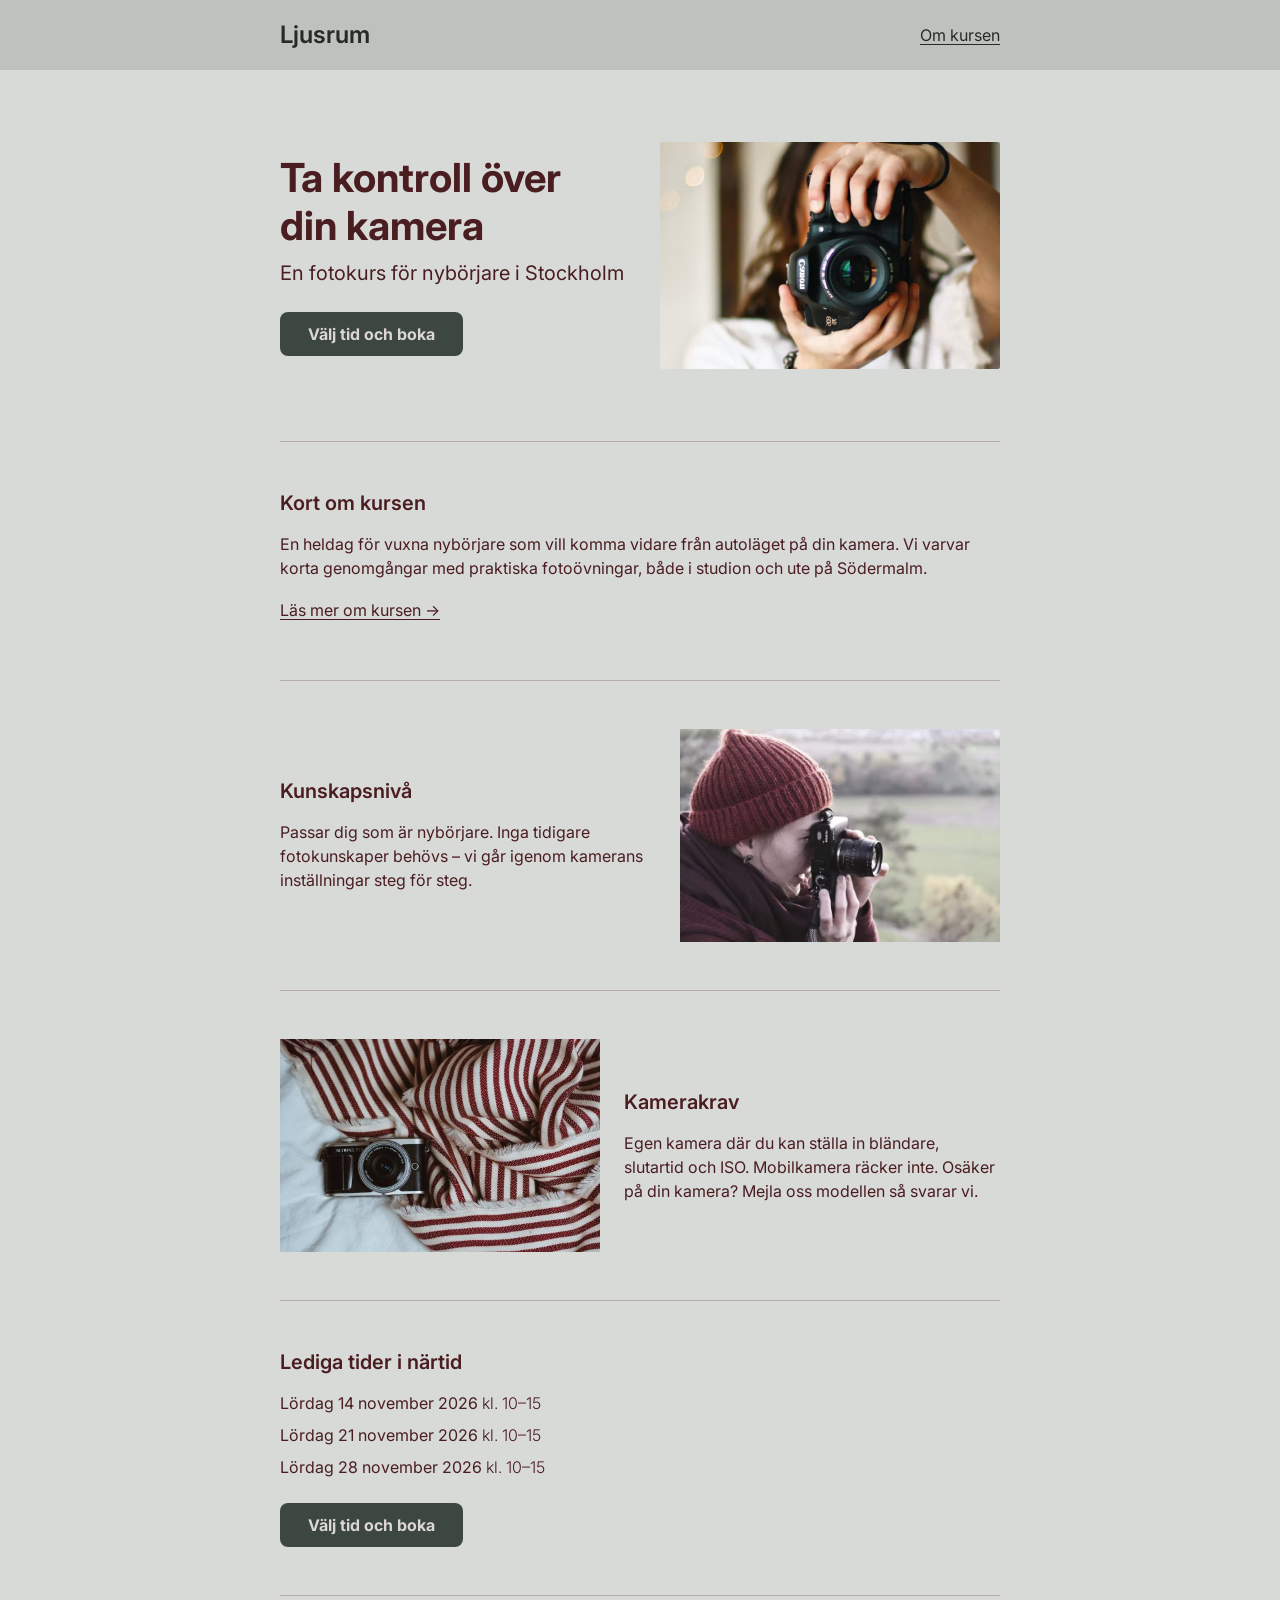
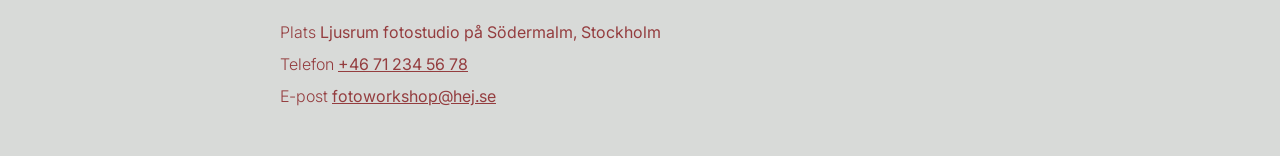
<file: ljusrum/index.html>
<!DOCTYPE html>
<html lang="sv">
<head>
  <meta charset="UTF-8">
  <meta name="viewport" content="width=device-width, initial-scale=1">
  <title>Ta kontroll över din kamera – fotokurs för nybörjare | Ljusrum</title>
  <meta name="description" content="Heldagsworkshop i fotografering för vuxna nybörjare på Södermalm i Stockholm. Lär dig bländare, slutartid och ISO. 1 200 kr.">
  <link rel="icon" href="favicon.svg" type="image/svg+xml">
  <link rel="preconnect" href="https://fonts.googleapis.com">
  <link rel="preconnect" href="https://fonts.gstatic.com" crossorigin>
  <link href="https://fonts.googleapis.com/css2?family=Inter:wght@300;400;600;700&display=swap" rel="stylesheet">
  <link rel="stylesheet" href="css/styles.css">
  <link rel="stylesheet" href="css/site.css">
</head>
<body>
  <a class="skip-link" href="#app">Hoppa till innehållet</a>

  <header class="site-header">
    <div class="site-header__inner">
      <a class="logo" href="#/">Ljusrum</a>
      <a class="nav-link" href="#/om-kursen">Om kursen</a>
    </div>
  </header>

  <main id="app" tabindex="-1"></main>

  <script src="js/data.js"></script>
  <script src="js/app.js"></script>
</body>
</html>
</file>
<file: ljusrum/css/styles.css>
/* =========================================================
   Ljusrum – stil
   Visuell stil: Genuin, trygg och inspirerande
   Typsnitt: Inter. Rubrik 32 Bold, Underrubrik 20 Semi Bold,
   Brödtext 16 Regular, Sekundära knappar 16 Light, Primär knapp 18 Bold.
   Avstånd: 8 / 16 / 24 / 48 px.
   Rundade hörn: 8 px.
   Brytpunkter: mobil < 600 px, tablet 600–1023 px, desktop ≥ 1024 px
   ========================================================= */

:root {
  /* Färgroller (från färgpaletten i Figma) */
  --bg: #d8dad8;
  --surface: #f3f2f1;
  --header: #bec1bd;
  --ink: #252b27;
  --wine: #4a1d20;          /* rubriker, text, linjer */
  --wine-2: #702e30;
  --red: #943d3f;           /* sidfot, fel */
  --rose: #975a57;
  --selected: #efe3e2;      /* valt kort */
  --btn: #3d4741;           /* primärknapp */
  --btn-hover: #2c3530;
  --btn-text: #dcd7d5;
  --disabled: #b8bab6;
  --disabled-text: #5f645f;
  --muted: #55635a;
  --line: rgba(74, 29, 32, 0.35);
  --divider: rgba(74, 29, 32, 0.25); /* sidoavdelare: vinrött, 25 % synligt */

  /* Form och avstånd */
  --radius: 8px;
  --pad: 24px;              /* sidmarginal mobil */
  --content: 1120px;        /* innehållsbredd desktop */
  --text: 720px;            /* maxbredd för textspalter */
  --gap: 24px;

  /* Avståndsskala: 8 / 16 / 24 / 48 */
  --s1: 8px;
  --s2: 16px;
  --s3: 24px;
  --s4: 48px;

  --font: 'Inter', system-ui, -apple-system, 'Segoe UI', Roboto, sans-serif;
}

@media (min-width: 600px) { :root { --pad: 48px; } }
@media (min-width: 1024px) { h2 { font-size: 24px; } }

*, *::before, *::after { box-sizing: border-box; }

html { -webkit-text-size-adjust: 100%; }

body {
  margin: 0;
  font-family: var(--font);
  font-size: 16px;
  line-height: 1.5;
  color: var(--wine);
  background: var(--bg);
}

img { max-width: 100%; height: auto; display: block; }

.nowrap { white-space: nowrap; }

h1, h2, h3, p { margin: 0; }

h1 { font-size: 32px; font-weight: 700; line-height: 1.2; }
h2 { font-size: 20px; font-weight: 600; line-height: 1.3; }
h3 { font-size: 16px; font-weight: 600; }

a { color: inherit; }

:focus-visible {
  outline: 3px solid var(--rose);
  outline-offset: 3px;
  border-radius: 4px;
}

.visually-hidden {
  position: absolute !important; width: 1px; height: 1px; padding: 0; margin: -1px;
  overflow: hidden; clip: rect(0 0 0 0); white-space: nowrap; border: 0;
}

.skip-link {
  position: absolute; left: 8px; top: -60px; z-index: 10;
  background: var(--surface); padding: 10px 14px; border-radius: var(--radius);
}
.skip-link:focus { top: 8px; }

/* ---------- Header (kant till kant) ---------- */
.site-header { background: var(--header); }
.site-header__inner {
  display: flex; align-items: center; justify-content: space-between; gap: 16px;
  min-height: 70px; padding: 0 var(--pad);
  max-width: calc(var(--text) + 2 * var(--pad)); margin: 0 auto; /* samma bredd som sidinnehållet */
}
.logo {
  font-size: 24px; font-weight: 600; color: var(--ink); text-decoration: none;
}
.nav-link {
  font-weight: 400; color: var(--ink); text-underline-offset: 3px;
  padding: 12px 0; /* stor tryckyta */
}

/* ---------- Layout ---------- */
.page {
  padding: var(--pad) var(--pad) 48px;
  max-width: calc(var(--content) + 2 * var(--pad));
  margin: 0 auto;
}
.page--narrow { max-width: calc(var(--text) + 2 * var(--pad)); }

.divider { border: 0; border-top: 1px solid var(--divider); margin: 0; }

.page-title { text-align: center; }
.page-title + .divider { margin-top: var(--s3); }

/* ---------- Knappar ---------- */
.btn {
  display: flex; align-items: center; justify-content: center;
  width: 100%; min-height: 52px; padding: 10px 20px;
  font: 700 18px/1.2 var(--font);
  color: var(--btn-text); background: var(--btn);
  border: 0; border-radius: var(--radius);
  text-decoration: none; cursor: pointer;
  transition: background 0.15s;
}
.btn:hover { background: var(--btn-hover); }
/* Mindre knapp som anpassar sig efter texten (t.ex. "Välj tid och boka") – bara på desktop.
   På mobil och tablet fyller den hela bredden som övriga knappar. */
@media (min-width: 1024px) {
  .btn--compact { width: fit-content; justify-self: start; align-self: start; min-height: 44px; padding: 10px 28px; font-size: 16px; }
}
.btn:disabled, .btn[aria-disabled='true'] {
  background: var(--disabled); color: var(--disabled-text); cursor: not-allowed;
}

.btn-secondary {
  display: inline-flex; align-items: center; justify-content: center; gap: 6px;
  min-height: 44px; padding: 8px 16px;
  font: 300 16px/1.3 var(--font); color: var(--wine);
  background: transparent; border: 1px solid var(--wine); border-radius: var(--radius);
  text-decoration: none; cursor: pointer;
}
.btn-secondary:hover { background: rgba(74, 29, 32, 0.06); }
.btn-secondary--full { width: 100%; }

.text-link {
  display: inline-block; font-weight: 400; color: var(--wine);
  text-underline-offset: 3px; padding: 10px 0;
}

/* ---------- Kort / rader ---------- */
.card {
  background: var(--surface);
  border: 1px solid var(--line);
  border-radius: var(--radius);
  padding: 16px;
}
.card__head { display: flex; align-items: baseline; justify-content: space-between; gap: 12px; margin-bottom: 10px; }

.facts { display: grid; grid-template-columns: max-content 1fr; gap: 6px 16px; margin: 0; }
.facts dt { font-weight: 600; }
.facts dd { margin: 0; }
/* Variant där uppgifterna framhävs och etiketterna tonas ner (t.ex. bokningsbekräftelsen) */
.facts--values dt { font-weight: 300; }
.facts--values dd { font-weight: 600; }
.facts--values .fact-note { font-weight: 400; }

.muted { color: var(--muted); }

/* ---------- Stack: jämnt mellanrum (24 px) mellan element ----------
   Ligger sist så att den vinner över enskilda komponenters margin: 0 */
.stack > * + * { margin-top: var(--gap); }

/* ---------- Sidfot ---------- */
.site-footer { color: var(--red); }
.site-footer p + p { margin-top: 8px; }
.site-footer a { color: var(--red); }
.footer-label { font-weight: 300; }
/* Mobil: varje rad i sidfoten blir en 44 px hög tryckyta */
@media (max-width: 599px) {
  .site-footer p { padding: 10px 0; }
  .site-footer p + p { margin-top: 0; }
  .site-footer a { display: inline-block; padding: 10px 0; margin: -10px 0; }
}
</file>
<file: ljusrum/css/site.css>
/* =========================================================
   Hemsidan (/) – sidspecifika delar
   ========================================================= */

/* ---------- Startsida: hero ---------- */
.hero { display: grid; gap: var(--s3); }
.hero__title { font-size: 32px; }
/* Radbrytning före "din" bara på desktop */
.br-desktop { display: none; }
@media (min-width: 1024px) { .br-desktop { display: inline; } }
.hero__sub { margin-top: var(--s1); }
.hero__img { width: 100%; aspect-ratio: 402 / 213; object-fit: cover; border-radius: 2px; }

@media (min-width: 600px) {
  .hero__title { font-size: 36px; }
}
@media (min-width: 1024px) {
  .hero {
    grid-template-columns: 1fr 340px; align-items: center; gap: var(--s3);
    padding: var(--s3) 0 var(--s4);
  }
  .hero__text { display: grid; gap: var(--s3); align-content: center; }
  .hero__title { font-size: 40px; }
  .hero__sub { font-size: 20px; }
  .hero__img { aspect-ratio: 3 / 2; }
  .hero__cta-mobile { display: none; }
}
@media (max-width: 1023px) {
  .hero__cta-desktop { display: none; }
}

/* ---------- Startsida: sektioner ---------- */
.section { padding: var(--s3) 0; border-top: 1px solid var(--divider); }
.section:first-of-type { margin-top: var(--s3); }
.section h2 { margin-bottom: var(--s2); }
@media (min-width: 1024px) { .section { padding: var(--s4) 0; } }

.intro { max-width: 700px; }
.intro__more { margin-top: var(--s1); }

/* Mobil: bilden ovanför texten så att texten får full bredd */
.split { display: grid; gap: var(--s2); }
.split img { width: 100%; aspect-ratio: 3 / 2; object-fit: cover; }
.split__media { order: -1; }
@media (min-width: 600px) {
  .split { grid-template-columns: 1fr 320px; gap: var(--s3); align-items: center; }
  .split__media { order: 0; }
  .split--reverse .split__media { order: -1; }
}

@media (min-width: 600px) { .split--reverse { grid-template-columns: 320px 1fr; } }
@media (min-width: 1024px) {
  .split { grid-template-columns: 1fr 320px; gap: var(--s3); }
  .split--reverse { grid-template-columns: 320px 1fr; }
}

.date-list { margin: 0; padding: 0; list-style: none; }
.date-list__time { font-weight: 300; }
.date-list li + li { margin-top: 8px; }

.section .btn { margin-top: var(--s3); }

.footer-wrap { border-top: 1px solid var(--divider); padding-top: var(--s3); }

/* ---------- Mer om kursen ---------- */
.prose p + p { margin-top: 16px; }
/* Underrubrik i löptext, t.ex. "Ta med" och "Klädsel" */
.subhead { font-size: 18px; font-weight: 600; margin-top: var(--s3); }
.wide-img { width: 100%; aspect-ratio: 402 / 213; object-fit: cover; }
/* Ingår / ingår inte: ✓ och ✕ i stället för punkter */
.include-list { margin: var(--s2) 0 0; padding: 0; list-style: none; }
.include-list li { display: flex; gap: 10px; }
.include-list li + li { margin-top: 4px; }
.include-list__icon { width: 1.1em; flex-shrink: 0; font-weight: 600; }
.include-list__no { margin-top: var(--s2) !important; }

/* ---------- Bokningsflöde ---------- */
.step { font-size: 14px; color: var(--muted); text-align: center; margin-top: 6px; }

/* Tidsval: riktiga radioknappar som ser ut som kort */
.picker { border: 0; padding: 0; margin: 0; display: grid; gap: 12px; }
.picker legend { font-size: 20px; font-weight: 600; margin-bottom: var(--s2); padding: 0; }

.option {
  position: relative; display: flex; align-items: center; gap: 14px;
  padding: 14px 16px; min-height: 64px;
  background: var(--surface); border: 1px solid var(--line); border-radius: var(--radius);
  cursor: pointer;
}
.option input { position: absolute; opacity: 0; pointer-events: none; }
.option__radio {
  width: 22px; height: 22px; flex-shrink: 0; border-radius: 50%;
  border: 2px solid var(--wine); background: var(--surface);
  display: grid; place-items: center;
}
.option__text { flex: 1; display: grid; }
.option__date { font-weight: 600; }
.option__info { font-size: 16px; }
.option__badge { font-weight: 600; display: none; }

.option:hover { border-color: var(--wine); }
.option:has(input:focus-visible) { outline: 3px solid var(--rose); outline-offset: 2px; }
.option:has(input:checked) { background: var(--selected); border: 2px solid var(--wine); padding: 13px 15px; }
.option:has(input:checked) .option__radio::after {
  content: ''; width: 10px; height: 10px; border-radius: 50%; background: var(--wine);
}
.option:has(input:checked) .option__date { font-weight: 700; }
.option:has(input:checked) .option__badge { display: inline; }
.option.is-full { opacity: 0.6; cursor: not-allowed; }



/* Formulär */
.field { display: grid; gap: 8px; }
.field label { font-weight: 600; }
.field input {
  width: 100%; min-height: 48px; padding: 10px 14px;
  font: 16px var(--font); color: var(--wine);
  background: var(--surface); border: 1px solid var(--line); border-radius: var(--radius);
}
.field input::placeholder { color: #6b6f6b; }
.field input:focus { border: 2px solid var(--wine); padding: 9px 13px; outline: none; }
.field input[aria-invalid='true'] { border: 2px solid var(--red); padding: 9px 13px; }
.field__hint { font-size: 16px; }
.field__error { color: var(--red); font-weight: 600; display: flex; gap: 6px; }
.field__error:empty { display: none; }

/* Granska */
.review-card .facts { grid-template-columns: 72px 1fr; }

/* Bekräftelse */
.confirm-img { width: 100%; aspect-ratio: 402 / 220; object-fit: cover; }
</file>
